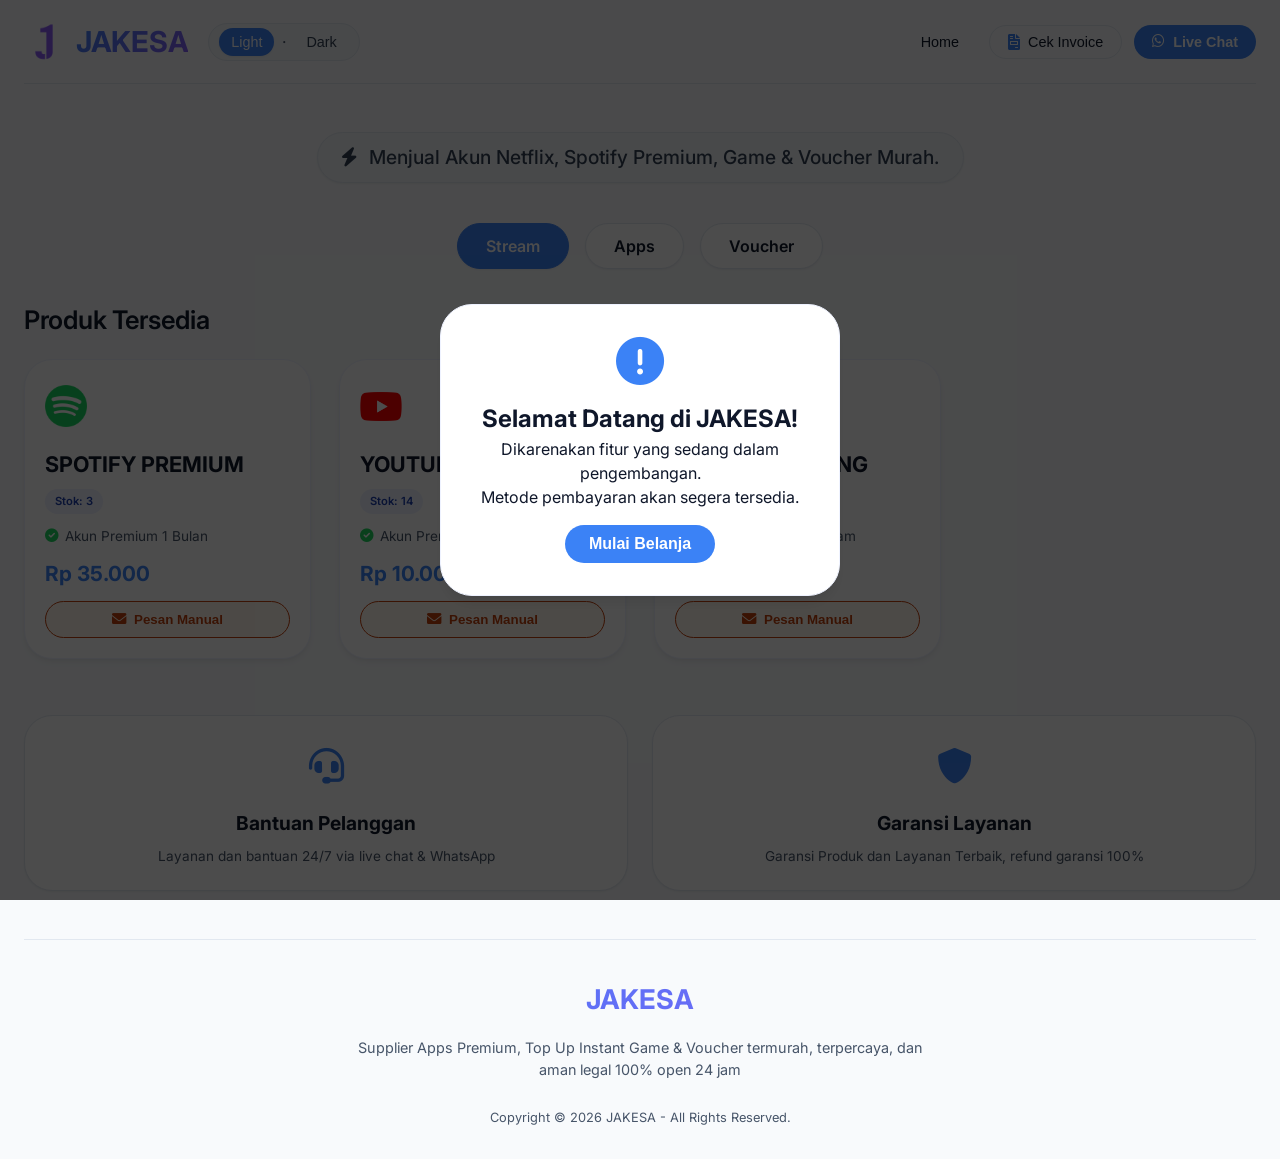
<file: index.html>
<!DOCTYPE html>
<html lang="id">
<head>
    <meta charset="UTF-8">
    <meta name="viewport" content="width=device-width, initial-scale=1.0, maximum-scale=1.0, user-scalable=yes">
    <title>JAKESA - Supplier Apps & Voucher Premium</title>
    <link rel="icon" href="favicon.png" type="image/png">

    <!-- Font Awesome 6 -->
    <link rel="stylesheet" href="https://cdnjs.cloudflare.com/ajax/libs/font-awesome/6.0.0-beta3/css/all.min.css">
    <!-- Google Fonts Inter -->
    <link href="https://fonts.googleapis.com/css2?family=Inter:opsz,wght@14..32,300;14..32,400;14..32,500;14..32,600;14..32,700&display=swap" rel="stylesheet">
    <!-- External CSS -->
    <link rel="stylesheet" href="style.css">
</head>
<body>
    <div class="container">
        <div class="header">
            <div class="brand-section">
                <div class="logo">
                    <img src="images/logojakesablue.png " alt="Logo" style="height: 40px; width: auto;">
                    <h1>JAKESA</h1>
                </div>
                <div class="theme-toggles">
                    <button class="theme-btn" id="lightModeBtn">Light</button>
                    <span style="color: var(--text-muted);">·</span>
                    <button class="theme-btn" id="darkModeBtn">Dark</button>
                </div>
            </div>
            <div class="action-buttons">
                <button class="btn-none" id="liveHome"> Home</button>
                <button class="btn-outline" id="invoiceBtn"><i class="fas fa-file-invoice"></i> Cek Invoice</button>
                <button class="btn-primary" id="liveChatBtn"><i class="fab fa-whatsapp"></i> Live Chat</button>
            </div>
        </div>

            <!-- Popup Notifikasi
    <div id="welcomePopup" class="popup-overlay">
        <div class="popup-content">
            <button class="popup-close" id="closePopupBtn">&times;</button>
            <div class="popup-icon">
                <i class="fa-solid fa-circle-exclamation" style="font-size: 3rem; color: #3b82f6;"></i>
            </div>
            <h2>Selamat Datang di JAKESA!</h2>
            <p>Dapatkan promo spesial untuk pembelian pertama Anda. <br> Gunakan kode <strong>JAKESA10</strong> untuk diskon 10%.</p>
            <button id="popupCloseBtn" class="popup-action-btn">Mulai Belanja</button>
        </div>
    </div> -->
            <!-- Warning Notifikasi -->
    <div id="welcomePopup" class="popup-overlay">
        <div class="popup-content">
            <!-- <button class="popup-close" id="closePopupBtn">&times;</button> -->
            <div class="popup-icon">
                <i class="fa-solid fa-circle-exclamation" style="font-size: 3rem; color: #3b82f6;"></i>
            </div>
            <h2>Selamat Datang di JAKESA!</h2>
            <p>Dikarenakan fitur yang sedang dalam pengembangan. <br>Metode pembayaran akan segera tersedia.</p>
            <button id="popupCloseBtn" class="popup-action-btn">Mulai Belanja</button>
        </div>
    </div>

        <div class="hero">
            <div class="hero-tagline">
                <i class="fas fa-bolt" style="margin-right: 8px;"></i> Menjual Akun Netflix, Spotify Premium, Game & Voucher Murah.
            </div>
        </div>

        <div class="categories">
            <div class="cat-item active" data-category="stream">Stream</div>
            <div class="cat-item" data-category="apps">Apps</div>
            <div class="cat-item" data-category="voucher">Voucher</div>
        </div>

        <div>
            <h2 class="section-title">Produk Tersedia</h2>
            <div id="productsContainer" class="products-grid"></div>
        </div>

        <div class="features">
            <div class="feature-item">
                <div class="feature-icon"><i class="fas fa-headset"></i></div>
                <div class="feature-title">Bantuan Pelanggan</div>
                <div class="feature-desc">Layanan dan bantuan 24/7 via live chat & WhatsApp</div>
            </div>
            <!-- <div class="feature-item">
                <div class="feature-icon"><i class="fas fa-wallet"></i></div>
                <div class="feature-title">Metode Pembayaran</div>
                <div class="feature-desc">Pembayaran Mudah dan Cepat: QRIS, Bank, E-Wallet</div>
            </div> -->
            <div class="feature-item">
                <div class="feature-icon"><i class="fas fa-shield-alt"></i></div>
                <div class="feature-title">Garansi Layanan</div>
                <div class="feature-desc">Garansi Produk dan Layanan Terbaik, refund garansi 100%</div>
            </div>
        </div>

        <div class="footer">
            <div class="footer-logo">JAKESA</div>
            <div class="footer-desc">
                Supplier Apps Premium, Top Up Instant Game & Voucher termurah, terpercaya, dan aman legal 100% open 24 jam
            </div>
            <div class="copyright">
                Copyright © 2026 JAKESA - All Rights Reserved.
            </div>
        </div>
    </div>

    <div id="toastMsg" class="toast-msg"></div>

    <!-- External JavaScript -->
    <script src="script.js"></script>

</body>
</html>
</file>
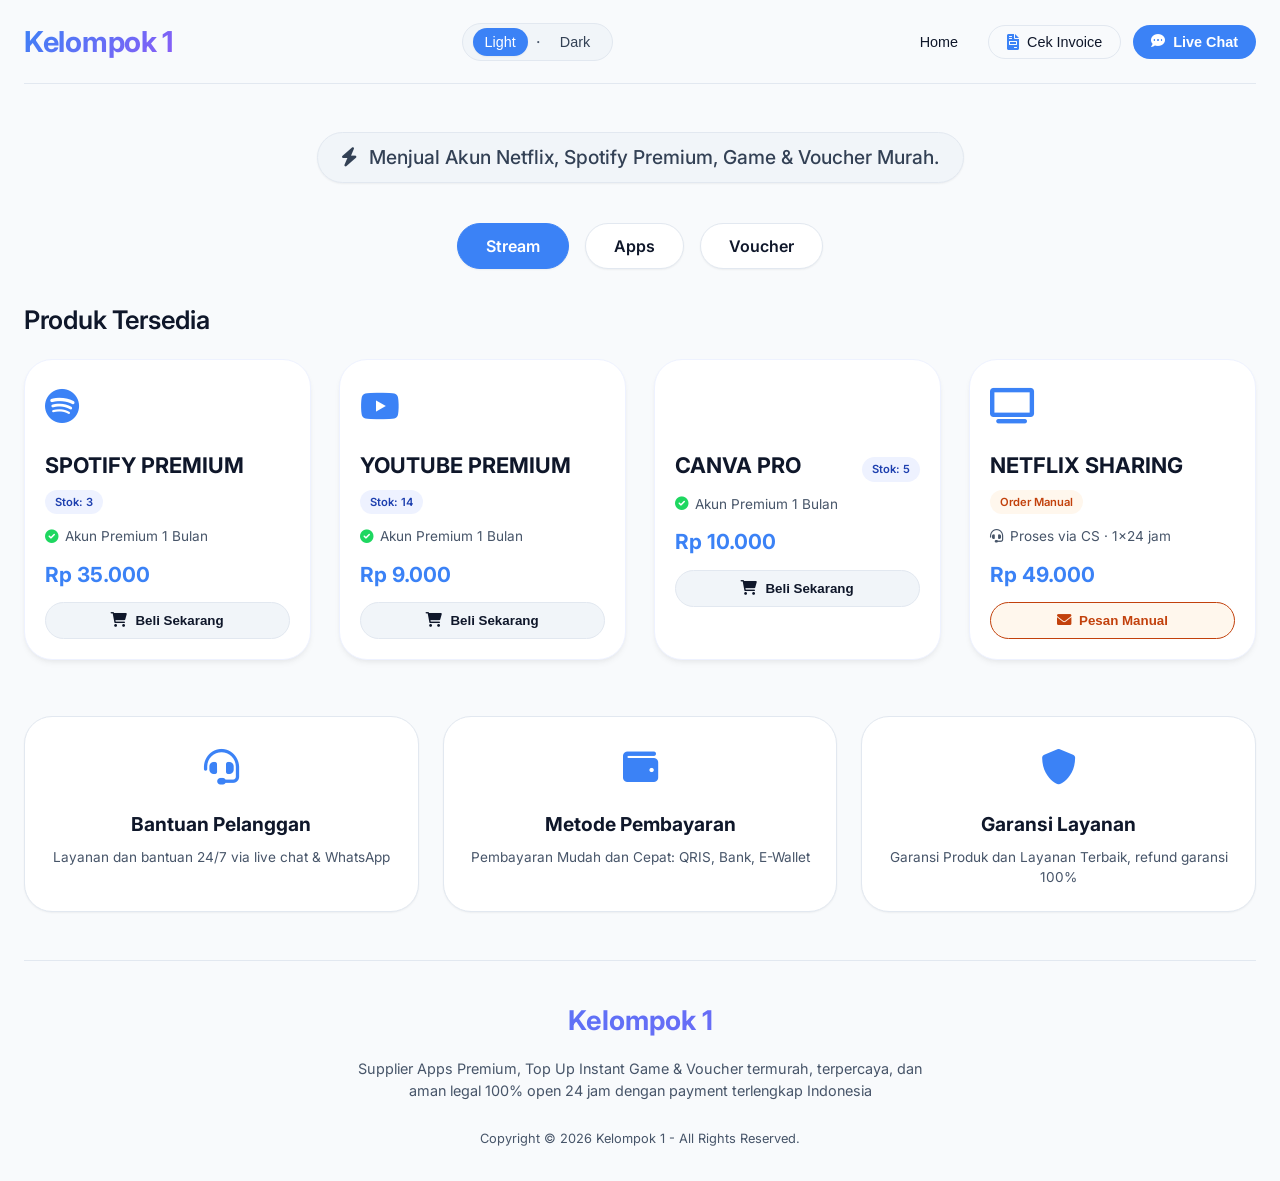
<file: updates/apps.html>
<!DOCTYPE html>
<html lang="id">
<head>
    <meta charset="UTF-8">
    <meta name="viewport" content="width=device-width, initial-scale=1.0, maximum-scale=1.0, user-scalable=yes">
    <title>Kelompok 1 - Supplier Apps & Voucher Premium</title>
    <!-- Font Awesome 6 (free) -->
    <link rel="stylesheet" href="https://cdnjs.cloudflare.com/ajax/libs/font-awesome/6.0.0-beta3/css/all.min.css">
    <!-- Google Fonts: Inter modern sans -->
    <link href="https://fonts.googleapis.com/css2?family=Inter:opsz,wght@14..32,300;14..32,400;14..32,500;14..32,600;14..32,700&display=swap" rel="stylesheet">
    <style>
        * {
            margin: 0;
            padding: 0;
            box-sizing: border-box;
            transition: background-color 0.25s ease, color 0.2s ease, border-color 0.2s ease;
        }

        body {
            font-family: 'Inter', sans-serif;
            background-color: var(--bg-body);
            color: var(--text-primary);
            line-height: 1.5;
        }

        /* CSS Variables for Light Mode (default) */
        :root {
            --bg-body: #f8fafc;
            --bg-surface: #ffffff;
            --bg-card: #ffffff;
            --bg-elevated: #f1f5f9;
            --text-primary: #0f172a;
            --text-secondary: #334155;
            --text-muted: #475569;
            --border-light: #e2e8f0;
            --border-card: #eef2ff;
            --accent: #3b82f6;
            --accent-hover: #2563eb;
            --badge-bg: #eef2ff;
            --badge-text: #1e40af;
            --manual-bg: #fff7ed;
            --manual-text: #c2410c;
            --shadow-sm: 0 1px 2px 0 rgb(0 0 0 / 0.05);
            --shadow-md: 0 4px 6px -1px rgb(0 0 0 / 0.05), 0 2px 4px -1px rgb(0 0 0 / 0.03);
            --shadow-lg: 0 10px 15px -3px rgb(0 0 0 / 0.08), 0 4px 6px -2px rgb(0 0 0 / 0.05);
        }

        /* Dark Mode Variables */
        body.dark {
            --bg-body: #0b1120;
            --bg-surface: #111827;
            --bg-card: #1e293b;
            --bg-elevated: #1f2a3e;
            --text-primary: #f1f5f9;
            --text-secondary: #cbd5e1;
            --text-muted: #94a3b8;
            --border-light: #1f2a3e;
            --border-card: #2d3a4e;
            --accent: #60a5fa;
            --accent-hover: #3b82f6;
            --badge-bg: #1e2a47;
            --badge-text: #93c5fd;
            --manual-bg: #2c2418;
            --manual-text: #fdba74;
            --shadow-sm: 0 1px 2px 0 rgb(0 0 0 / 0.3);
            --shadow-md: 0 4px 6px -1px rgb(0 0 0 / 0.3);
            --shadow-lg: 0 10px 15px -3px rgb(0 0 0 / 0.4);
        }

        /* container */
        .container {
            max-width: 1280px;
            margin: 0 auto;
            padding: 0 24px;
        }

        /* header */
        .header {
            display: flex;
            flex-wrap: wrap;
            align-items: center;
            justify-content: space-between;
            gap: 16px;
            padding: 20px 0;
            border-bottom: 1px solid var(--border-light);
        }

        .logo h1 {
            font-size: 1.8rem;
            font-weight: 700;
            background: linear-gradient(135deg, var(--accent), #8b5cf6);
            background-clip: text;
            -webkit-background-clip: text;
            color: transparent;
            letter-spacing: -0.3px;
        }

        .theme-toggles {
            display: flex;
            align-items: center;
            gap: 8px;
            background: var(--bg-elevated);
            padding: 4px 10px;
            border-radius: 60px;
            border: 1px solid var(--border-light);
        }

        .theme-btn {
            background: transparent;
            border: none;
            font-size: 0.9rem;
            font-weight: 500;
            padding: 6px 12px;
            border-radius: 40px;
            cursor: pointer;
            color: var(--text-secondary);
            transition: all 0.2s;
        }

        .theme-btn.active {
            background: var(--accent);
            color: white;
            box-shadow: var(--shadow-sm);
        }

        .theme-btn:not(.active):hover {
            background: var(--bg-surface);
            color: var(--text-primary);
        }

        .action-buttons {
            display: flex;
            gap: 12px;
        }

        .btn-none {
            background: transparent;
            border: 0px solid var(--border-light);
            padding: 8px 18px;
            border-radius: 40px;
            font-weight: 500;
            font-size: 0.9rem;
            color: var(--text-primary);
            cursor: pointer;
            transition: 0.2s;
            display: flex;
            align-items: center;
            gap: 8px;
        }

        .btn-outline {
            background: transparent;
            border: 1px solid var(--border-light);
            padding: 8px 18px;
            border-radius: 40px;
            font-weight: 500;
            font-size: 0.9rem;
            color: var(--text-primary);
            cursor: pointer;
            transition: 0.2s;
            display: flex;
            align-items: center;
            gap: 8px;
        }

        .btn-outline i {
            font-size: 1rem;
            color: var(--accent);
        }

        .btn-outline:hover {
            background: var(--bg-elevated);
            border-color: var(--accent);
            transform: translateY(-1px);
        }

        .btn-primary {
            background: var(--accent);
            border: none;
            padding: 8px 18px;
            border-radius: 40px;
            font-weight: 600;
            font-size: 0.9rem;
            color: white;
            cursor: pointer;
            transition: 0.2s;
            display: flex;
            align-items: center;
            gap: 8px;
        }

        .btn-primary:hover {
            background: var(--accent-hover);
            transform: translateY(-1px);
        }

        /* hero / tagline */
        .hero {
            text-align: center;
            margin: 48px 0 32px;
        }

        .hero-tagline {
            font-size: 1.2rem;
            font-weight: 500;
            background: var(--bg-elevated);
            display: inline-block;
            padding: 10px 24px;
            border-radius: 60px;
            color: var(--text-secondary);
            backdrop-filter: blur(4px);
            box-shadow: var(--shadow-sm);
            border: 1px solid var(--border-light);
        }

        /* category tabs (Stream, Apps, Voucher) */
        .categories {
            display: flex;
            justify-content: center;
            gap: 16px;
            margin: 40px 0 32px;
            flex-wrap: wrap;
        }

        .cat-item {
            background: var(--bg-surface);
            border: 1px solid var(--border-light);
            padding: 10px 28px;
            border-radius: 40px;
            font-weight: 600;
            font-size: 1rem;
            cursor: default;
            box-shadow: var(--shadow-sm);
            color: var(--text-primary);
        }

        .cat-item.active {
            background: var(--accent);
            color: white;
            border-color: var(--accent);
        }

        /* product grid */
        .section-title {
            font-size: 1.6rem;
            font-weight: 600;
            margin: 24px 0 16px;
            letter-spacing: -0.3px;
        }

        .products-grid {
            display: grid;
            grid-template-columns: repeat(auto-fill, minmax(260px, 1fr));
            gap: 28px;
            margin: 20px 0 48px;
        }

        .product-card {
            background: var(--bg-card);
            border-radius: 28px;
            padding: 20px;
            box-shadow: var(--shadow-md);
            border: 1px solid var(--border-card);
            transition: transform 0.2s, box-shadow 0.2s;
        }

        .product-card:hover {
            transform: translateY(-4px);
            box-shadow: var(--shadow-lg);
        }

        .product-icon {
            font-size: 2.2rem;
            margin-bottom: 16px;
            color: var(--accent);
        }

        .product-title {
            font-size: 1.35rem;
            font-weight: 700;
            display: flex;
            justify-content: space-between;
            align-items: baseline;
            flex-wrap: wrap;
            gap: 8px;
            margin-bottom: 12px;
        }

        .product-title span:first-child {
            color: var(--text-primary);
        }

        .stock-badge {
            background: var(--badge-bg);
            color: var(--badge-text);
            font-size: 0.7rem;
            font-weight: 600;
            padding: 4px 10px;
            border-radius: 30px;
        }

        .manual-badge {
            background: var(--manual-bg);
            color: var(--manual-text);
            font-size: 0.7rem;
            font-weight: 600;
            padding: 4px 10px;
            border-radius: 30px;
        }

        .product-desc {
            font-size: 0.85rem;
            color: var(--text-muted);
            margin: 8px 0 12px;
            display: flex;
            align-items: center;
            gap: 6px;
        }

        .price {
            font-weight: 700;
            font-size: 1.3rem;
            margin: 12px 0;
            color: var(--accent);
        }

        .buy-btn {
            width: 100%;
            background: var(--bg-elevated);
            border: 1px solid var(--border-light);
            padding: 10px 0;
            border-radius: 40px;
            font-weight: 600;
            cursor: pointer;
            transition: 0.2s;
            color: var(--text-primary);
            display: flex;
            align-items: center;
            justify-content: center;
            gap: 8px;
        }

        .buy-btn i {
            font-size: 0.9rem;
        }

        .buy-btn:hover {
            background: var(--accent);
            border-color: var(--accent);
            color: white;
        }

        .btn-manual {
            background: var(--manual-bg);
            border-color: var(--manual-text);
            color: var(--manual-text);
        }

        .btn-manual:hover {
            background: var(--manual-text);
            color: #1e1b10;
            border-color: var(--manual-text);
        }

        /* features row */
        .features {
            display: flex;
            flex-wrap: wrap;
            justify-content: space-between;
            gap: 24px;
            margin: 56px 0 48px;
        }

        .feature-item {
            flex: 1;
            min-width: 180px;
            background: var(--bg-surface);
            padding: 24px 16px;
            border-radius: 28px;
            text-align: center;
            border: 1px solid var(--border-light);
            box-shadow: var(--shadow-sm);
        }

        .feature-icon {
            font-size: 2.2rem;
            margin-bottom: 16px;
            color: var(--accent);
        }

        .feature-title {
            font-weight: 700;
            font-size: 1.2rem;
            margin-bottom: 8px;
        }

        .feature-desc {
            font-size: 0.85rem;
            color: var(--text-muted);
        }

        /* footer */
        .footer {
            border-top: 1px solid var(--border-light);
            padding: 40px 0 32px;
            margin-top: 20px;
            text-align: center;
        }

        .footer-logo {
            font-size: 1.7rem;
            font-weight: 700;
            background: linear-gradient(135deg, var(--accent), #8b5cf6);
            background-clip: text;
            -webkit-background-clip: text;
            color: transparent;
            margin-bottom: 16px;
        }

        .footer-desc {
            max-width: 600px;
            margin: 12px auto;
            color: var(--text-muted);
            font-size: 0.9rem;
        }

        .copyright {
            margin-top: 28px;
            font-size: 0.8rem;
            color: var(--text-muted);
        }

        /* Responsive */
        @media (max-width: 768px) {
            .container {
                padding: 0 20px;
            }
            .header {
                flex-direction: column;
                align-items: stretch;
            }
            .action-buttons {
                justify-content: center;
            }
            .theme-toggles {
                align-self: center;
            }
            .hero-tagline {
                font-size: 1rem;
                padding: 8px 18px;
            }
            .products-grid {
                gap: 20px;
            }
        }

        @media (max-width: 480px) {
            .product-title {
                font-size: 1.2rem;
            }
            .features {
                flex-direction: column;
            }
        }

        /* Notifications for demo */
        .toast-msg {
            position: fixed;
            bottom: 24px;
            left: 50%;
            transform: translateX(-50%);
            background: var(--accent);
            color: white;
            padding: 10px 24px;
            border-radius: 60px;
            font-size: 0.85rem;
            font-weight: 500;
            z-index: 1000;
            opacity: 0;
            transition: opacity 0.2s;
            pointer-events: none;
            box-shadow: var(--shadow-lg);
        }
    </style>
</head>
<body>
    <div class="container">
        <!-- Header -->
        <div class="header">
            <div class="logo">
                <h1>Kelompok 1</h1>
            </div>
            <div class="theme-toggles">
                <button class="theme-btn" id="lightModeBtn">Light</button>
                <span style="color: var(--text-muted);">·</span>
                <button class="theme-btn" id="darkModeBtn">Dark</button>
            </div>
            <div class="action-buttons">
                <button class="btn-none" id="liveHome"> Home</button>
                <button class="btn-outline" id="invoiceBtn"><i class="fas fa-file-invoice"></i> Cek Invoice</button>
                <button class="btn-primary" id="liveChatBtn"><i class="fas fa-comment-dots"></i> Live Chat</button>
            </div>
        </div>

        <!-- Hero Tagline -->
        <div class="hero">
            <div class="hero-tagline">
                <i class="fas fa-bolt" style="margin-right: 8px;"></i> Menjual Akun Netflix, Spotify Premium, Game & Voucher Murah.
            </div>
        </div>

        <!-- Kategori Stream · Apps · Voucher (static, menyesuaikan tampilan gambar) -->
        <div class="categories">
            <div class="cat-item active">Stream</div>
            <div class="cat-item">Apps</div>
            <div class="cat-item">Voucher</div>
        </div>

        <!-- Daftar Produk sesuai gambar: Spotify, YouTube, Canva, Netflix -->
        <div>
            <h2 class="section-title">Produk Tersedia</h2>
            <div class="products-grid">
                <!-- Spotify Premium -->
                <div class="product-card">
                    <div class="product-icon"><i class="fab fa-spotify"></i></div>
                    <div class="product-title">
                        <span>SPOTIFY PREMIUM</span>
                        <span class="stock-badge">Stok: 3</span>
                    </div>
                    <div class="product-desc">
                        <i class="fas fa-check-circle" style="color: #1ed760;"></i> Akun Premium 1 Bulan
                    </div>
                    <div class="price">Rp 35.000</div>
                    <button class="buy-btn product-buy" data-product="Spotify Premium"><i class="fas fa-shopping-cart"></i> Beli Sekarang</button>
                </div>

                <!-- YouTube Premium -->
                <div class="product-card">
                    <div class="product-icon"><i class="fab fa-youtube"></i></div>
                    <div class="product-title">
                        <span>YOUTUBE PREMIUM</span>
                        <span class="stock-badge">Stok: 14</span>
                    </div>
                    <div class="product-desc">
                        <i class="fas fa-check-circle" style="color: #1ed760;"></i> Akun Premium 1 Bulan
                    </div>
                    <div class="price">Rp 9.000</div>
                    <button class="buy-btn product-buy" data-product="YouTube Premium"><i class="fas fa-shopping-cart"></i> Beli Sekarang</button>
                </div>

                <!-- Canva PRO -->
                <div class="product-card">
                    <div class="product-icon"><i class="fab fa-canva"></i></div>
                    <div class="product-title">
                        <span>CANVA PRO</span>
                        <span class="stock-badge">Stok: 5</span>
                    </div>
                    <div class="product-desc">
                        <i class="fas fa-check-circle" style="color: #1ed760;"></i> Akun Premium 1 Bulan
                    </div>
                    <div class="price">Rp 10.000</div>
                    <button class="buy-btn product-buy" data-product="Canva PRO"><i class="fas fa-shopping-cart"></i> Beli Sekarang</button>
                </div>

                <!-- NETFLIX SHARING (Order Manual) -->
                <div class="product-card">
                    <div class="product-icon"><i class="fas fa-tv"></i></div>
                    <div class="product-title">
                        <span>NETFLIX SHARING</span>
                        <span class="manual-badge">Order Manual</span>
                    </div>
                    <div class="product-desc">
                        <i class="fas fa-headset"></i> Proses via CS · 1x24 jam
                    </div>
                    <div class="price">Rp 49.000</div>
                    <button class="buy-btn btn-manual product-buy" data-product="Netflix Sharing (Manual)"><i class="fas fa-envelope"></i> Pesan Manual</button>
                </div>
            </div>
        </div>

        <!-- 3 Layanan Unggulan: Bantuan Pelanggan, Metode Pembayaran, Garansi Layanan -->
        <div class="features">
            <div class="feature-item">
                <div class="feature-icon"><i class="fas fa-headset"></i></div>
                <div class="feature-title">Bantuan Pelanggan</div>
                <div class="feature-desc">Layanan dan bantuan 24/7 via live chat & WhatsApp</div>
            </div>
            <div class="feature-item">
                <div class="feature-icon"><i class="fas fa-wallet"></i></div>
                <div class="feature-title">Metode Pembayaran</div>
                <div class="feature-desc">Pembayaran Mudah dan Cepat: QRIS, Bank, E-Wallet</div>
            </div>
            <div class="feature-item">
                <div class="feature-icon"><i class="fas fa-shield-alt"></i></div>
                <div class="feature-title">Garansi Layanan</div>
                <div class="feature-desc">Garansi Produk dan Layanan Terbaik, refund garansi 100%</div>
            </div>
        </div>

        <!-- Footer -->
        <div class="footer">
            <div class="footer-logo">Kelompok 1</div>
            <div class="footer-desc">
                Supplier Apps Premium, Top Up Instant Game & Voucher termurah, terpercaya, dan aman legal 100% open 24 jam dengan payment terlengkap Indonesia
            </div>
            <div class="copyright">
                Copyright © 2026 Kelompok 1 - All Rights Reserved.
            </div>
        </div>
    </div>

    <!-- Simple toast notifikasi -->
    <div id="toastMsg" class="toast-msg">Demo notifikasi</div>

    <script>
        // Dark / Light Mode Logic sesuai "Light · Dark"
        const body = document.body;
        const lightBtn = document.getElementById('lightModeBtn');
        const darkBtn = document.getElementById('darkModeBtn');

        // Cek preferensi local storage
        function setTheme(theme) {
            if (theme === 'dark') {
                body.classList.add('dark');
                localStorage.setItem('kelompok1-theme', 'dark');
                darkBtn.classList.add('active');
                lightBtn.classList.remove('active');
            } else {
                body.classList.remove('dark');
                localStorage.setItem('kelompok1-theme', 'light');
                lightBtn.classList.add('active');
                darkBtn.classList.remove('active');
            }
        }

        const savedTheme = localStorage.getItem('kelompok1-theme');
        if (savedTheme === 'dark') {
            setTheme('dark');
        } else {
            setTheme('light');
        }

        lightBtn.addEventListener('click', () => setTheme('light'));
        darkBtn.addEventListener('click', () => setTheme('dark'));

        // Fungsi toast sederhana
        const toast = document.getElementById('toastMsg');
        function showMessage(text, isError = false) {
            toast.style.backgroundColor = isError ? '#dc2626' : 'var(--accent)';
            toast.textContent = text;
            toast.style.opacity = '1';
            setTimeout(() => {
                toast.style.opacity = '0';
            }, 2500);
        }

        // Tombol Cek Invoice & Live Chat
        const invoiceBtn = document.getElementById('invoiceBtn');

        invoiceBtn.addEventListener('click', () => {
            showMessage('📄 Demo: Silakan hubungi CS untuk cek invoice (info@kelompok1.com)');
        });

        // --- TOMBOL LIVE CHAT -> LANGSUNG KE WHATSAPP (tanpa popup) ---
        const chatBtn = document.getElementById('liveChatBtn');
        // Ganti nomor WhatsApp di bawah dengan nomor bisnis Anda yang asli.
        // Format internasional tanpa tanda '+' atau spasi, contoh: 6281234567890
        const WA_NUMBER = '6281234567890';  // <-- GANTI DENGAN NOMOR WHATSAPP TOKO ANDA
        const WA_MESSAGE = encodeURIComponent('Halo NontonYuk, saya tertarik dengan produk premium yang dijual. Ada yang bisa dibantu?');
        const WA_LINK = `https://wa.me/${WA_NUMBER}?text=${WA_MESSAGE}`;

        chatBtn.addEventListener('click', () => {
            window.open(WA_LINK, '_blank');
        });

        // Tombol Beli / Pesan pada produk (simulasi)
        const buyButtons = document.querySelectorAll('.product-buy');
        buyButtons.forEach(btn => {
            btn.addEventListener('click', (e) => {
                e.stopPropagation();
                const productName = btn.getAttribute('data-product') || 'produk';
                // Jika tombol berkelas btn-manual, bedakan pesan
                if (btn.classList.contains('btn-manual')) {
                    showMessage(`📞 Produk ${productName} memerlukan order manual. Silakan hubungi Live Chat!`);
                } else {
                    showMessage(`✅ ${productName} ditambahkan ke keranjang demo. Pengiriman instan 1 detik! (Simulasi)`);
                }
            });
        });

        // Interaksi tambahan untuk efek live chat / invoice bisa memberi kesan dinamis
        // Optional: menampilkan informasi bahwa stok terbatas di beberapa produk
        const stockSpots = document.querySelectorAll('.stock-badge');
        stockSpots.forEach(badge => {
            if (badge.innerText.includes('Stok: 3')) {
                // tidak ada aksi khusus, hanya visual
            }
        });

        // Simulasi mengingatkan pengguna bahwa Disney adalah manual order
        console.log('Landing page Kelompok 1 siap — berdasarkan gambar yang disediakan');
        
        // sedikit sentuhan tambahan untuk tombol kategori (hanya visual, tidak ada filter produk biar sederhana)
        const catItems = document.querySelectorAll('.cat-item');
        catItems.forEach(cat => {
            cat.addEventListener('click', function() {
                // Hanya memberi notifikasi bahwa ini demo kategori, tidak merubah data karena landing sederhana
                showMessage(`🔍 Menampilkan kategori "${this.innerText}" (demo) — semua produk tersedia`);
                catItems.forEach(c => c.classList.remove('active'));
                this.classList.add('active');
            });
        });
    </script>
</body>
</html>
</file>
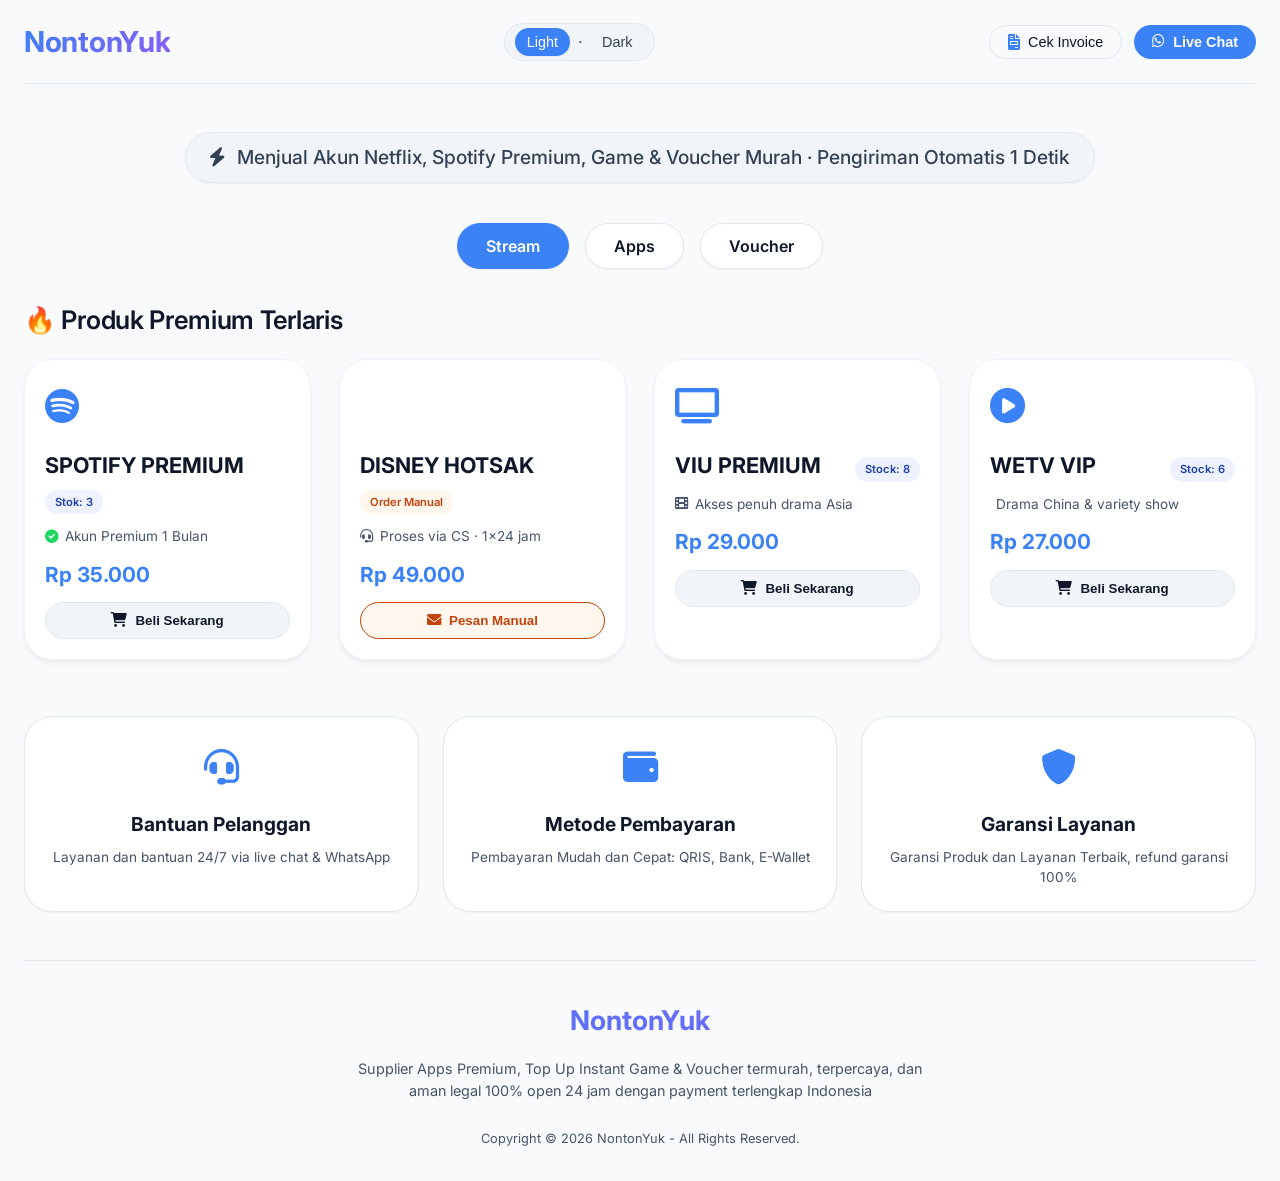
<file: updates/dummy.html>
<!DOCTYPE html>
<html lang="id">
<head>
    <meta charset="UTF-8">
    <meta name="viewport" content="width=device-width, initial-scale=1.0, maximum-scale=1.0, user-scalable=yes">
    <title>NontonYuk - Supplier Apps & Voucher Premium</title>
    <!-- Font Awesome 6 (free) -->
    <link rel="stylesheet" href="https://cdnjs.cloudflare.com/ajax/libs/font-awesome/6.0.0-beta3/css/all.min.css">
    <!-- Google Fonts: Inter modern sans -->
    <link href="https://fonts.googleapis.com/css2?family=Inter:opsz,wght@14..32,300;14..32,400;14..32,500;14..32,600;14..32,700&display=swap" rel="stylesheet">
    <style>
        * {
            margin: 0;
            padding: 0;
            box-sizing: border-box;
            transition: background-color 0.25s ease, color 0.2s ease, border-color 0.2s ease;
        }

        body {
            font-family: 'Inter', sans-serif;
            background-color: var(--bg-body);
            color: var(--text-primary);
            line-height: 1.5;
        }

        /* CSS Variables for Light Mode (default) */
        :root {
            --bg-body: #f8fafc;
            --bg-surface: #ffffff;
            --bg-card: #ffffff;
            --bg-elevated: #f1f5f9;
            --text-primary: #0f172a;
            --text-secondary: #334155;
            --text-muted: #475569;
            --border-light: #e2e8f0;
            --border-card: #eef2ff;
            --accent: #3b82f6;
            --accent-hover: #2563eb;
            --badge-bg: #eef2ff;
            --badge-text: #1e40af;
            --manual-bg: #fff7ed;
            --manual-text: #c2410c;
            --shadow-sm: 0 1px 2px 0 rgb(0 0 0 / 0.05);
            --shadow-md: 0 4px 6px -1px rgb(0 0 0 / 0.05), 0 2px 4px -1px rgb(0 0 0 / 0.03);
            --shadow-lg: 0 10px 15px -3px rgb(0 0 0 / 0.08), 0 4px 6px -2px rgb(0 0 0 / 0.05);
        }

        /* Dark Mode Variables */
        body.dark {
            --bg-body: #0b1120;
            --bg-surface: #111827;
            --bg-card: #1e293b;
            --bg-elevated: #1f2a3e;
            --text-primary: #f1f5f9;
            --text-secondary: #cbd5e1;
            --text-muted: #94a3b8;
            --border-light: #1f2a3e;
            --border-card: #2d3a4e;
            --accent: #60a5fa;
            --accent-hover: #3b82f6;
            --badge-bg: #1e2a47;
            --badge-text: #93c5fd;
            --manual-bg: #2c2418;
            --manual-text: #fdba74;
            --shadow-sm: 0 1px 2px 0 rgb(0 0 0 / 0.3);
            --shadow-md: 0 4px 6px -1px rgb(0 0 0 / 0.3);
            --shadow-lg: 0 10px 15px -3px rgb(0 0 0 / 0.4);
        }

        /* container */
        .container {
            max-width: 1280px;
            margin: 0 auto;
            padding: 0 24px;
        }

        /* header */
        .header {
            display: flex;
            flex-wrap: wrap;
            align-items: center;
            justify-content: space-between;
            gap: 16px;
            padding: 20px 0;
            border-bottom: 1px solid var(--border-light);
        }

        .logo h1 {
            font-size: 1.8rem;
            font-weight: 700;
            background: linear-gradient(135deg, var(--accent), #8b5cf6);
            background-clip: text;
            -webkit-background-clip: text;
            color: transparent;
            letter-spacing: -0.3px;
        }

        .theme-toggles {
            display: flex;
            align-items: center;
            gap: 8px;
            background: var(--bg-elevated);
            padding: 4px 10px;
            border-radius: 60px;
            border: 1px solid var(--border-light);
        }

        .theme-btn {
            background: transparent;
            border: none;
            font-size: 0.9rem;
            font-weight: 500;
            padding: 6px 12px;
            border-radius: 40px;
            cursor: pointer;
            color: var(--text-secondary);
            transition: all 0.2s;
        }

        .theme-btn.active {
            background: var(--accent);
            color: white;
            box-shadow: var(--shadow-sm);
        }

        .theme-btn:not(.active):hover {
            background: var(--bg-surface);
            color: var(--text-primary);
        }

        .action-buttons {
            display: flex;
            gap: 12px;
        }

        .btn-outline {
            background: transparent;
            border: 1px solid var(--border-light);
            padding: 8px 18px;
            border-radius: 40px;
            font-weight: 500;
            font-size: 0.9rem;
            color: var(--text-primary);
            cursor: pointer;
            transition: 0.2s;
            display: flex;
            align-items: center;
            gap: 8px;
        }

        .btn-outline i {
            font-size: 1rem;
            color: var(--accent);
        }

        .btn-outline:hover {
            background: var(--bg-elevated);
            border-color: var(--accent);
            transform: translateY(-1px);
        }

        .btn-primary {
            background: var(--accent);
            border: none;
            padding: 8px 18px;
            border-radius: 40px;
            font-weight: 600;
            font-size: 0.9rem;
            color: white;
            cursor: pointer;
            transition: 0.2s;
            display: flex;
            align-items: center;
            gap: 8px;
        }

        .btn-primary:hover {
            background: var(--accent-hover);
            transform: translateY(-1px);
        }

        /* hero / tagline */
        .hero {
            text-align: center;
            margin: 48px 0 32px;
        }

        .hero-tagline {
            font-size: 1.2rem;
            font-weight: 500;
            background: var(--bg-elevated);
            display: inline-block;
            padding: 10px 24px;
            border-radius: 60px;
            color: var(--text-secondary);
            backdrop-filter: blur(4px);
            box-shadow: var(--shadow-sm);
            border: 1px solid var(--border-light);
        }

        /* category tabs (Stream, Apps, Voucher) */
        .categories {
            display: flex;
            justify-content: center;
            gap: 16px;
            margin: 40px 0 32px;
            flex-wrap: wrap;
        }

        .cat-item {
            background: var(--bg-surface);
            border: 1px solid var(--border-light);
            padding: 10px 28px;
            border-radius: 40px;
            font-weight: 600;
            font-size: 1rem;
            cursor: default;
            box-shadow: var(--shadow-sm);
            color: var(--text-primary);
        }

        .cat-item.active {
            background: var(--accent);
            color: white;
            border-color: var(--accent);
        }

        /* product grid */
        .section-title {
            font-size: 1.6rem;
            font-weight: 600;
            margin: 24px 0 16px;
            letter-spacing: -0.3px;
        }

        .products-grid {
            display: grid;
            grid-template-columns: repeat(auto-fill, minmax(260px, 1fr));
            gap: 28px;
            margin: 20px 0 48px;
        }

        .product-card {
            background: var(--bg-card);
            border-radius: 28px;
            padding: 20px;
            box-shadow: var(--shadow-md);
            border: 1px solid var(--border-card);
            transition: transform 0.2s, box-shadow 0.2s;
        }

        .product-card:hover {
            transform: translateY(-4px);
            box-shadow: var(--shadow-lg);
        }

        .product-icon {
            font-size: 2.2rem;
            margin-bottom: 16px;
            color: var(--accent);
        }

        .product-title {
            font-size: 1.35rem;
            font-weight: 700;
            display: flex;
            justify-content: space-between;
            align-items: baseline;
            flex-wrap: wrap;
            gap: 8px;
            margin-bottom: 12px;
        }

        .product-title span:first-child {
            color: var(--text-primary);
        }

        .stock-badge {
            background: var(--badge-bg);
            color: var(--badge-text);
            font-size: 0.7rem;
            font-weight: 600;
            padding: 4px 10px;
            border-radius: 30px;
        }

        .manual-badge {
            background: var(--manual-bg);
            color: var(--manual-text);
            font-size: 0.7rem;
            font-weight: 600;
            padding: 4px 10px;
            border-radius: 30px;
        }

        .product-desc {
            font-size: 0.85rem;
            color: var(--text-muted);
            margin: 8px 0 12px;
            display: flex;
            align-items: center;
            gap: 6px;
        }

        .price {
            font-weight: 700;
            font-size: 1.3rem;
            margin: 12px 0;
            color: var(--accent);
        }

        .buy-btn {
            width: 100%;
            background: var(--bg-elevated);
            border: 1px solid var(--border-light);
            padding: 10px 0;
            border-radius: 40px;
            font-weight: 600;
            cursor: pointer;
            transition: 0.2s;
            color: var(--text-primary);
            display: flex;
            align-items: center;
            justify-content: center;
            gap: 8px;
        }

        .buy-btn i {
            font-size: 0.9rem;
        }

        .buy-btn:hover {
            background: var(--accent);
            border-color: var(--accent);
            color: white;
        }

        .btn-manual {
            background: var(--manual-bg);
            border-color: var(--manual-text);
            color: var(--manual-text);
        }

        .btn-manual:hover {
            background: var(--manual-text);
            color: #1e1b10;
            border-color: var(--manual-text);
        }

        /* features row */
        .features {
            display: flex;
            flex-wrap: wrap;
            justify-content: space-between;
            gap: 24px;
            margin: 56px 0 48px;
        }

        .feature-item {
            flex: 1;
            min-width: 180px;
            background: var(--bg-surface);
            padding: 24px 16px;
            border-radius: 28px;
            text-align: center;
            border: 1px solid var(--border-light);
            box-shadow: var(--shadow-sm);
        }

        .feature-icon {
            font-size: 2.2rem;
            margin-bottom: 16px;
            color: var(--accent);
        }

        .feature-title {
            font-weight: 700;
            font-size: 1.2rem;
            margin-bottom: 8px;
        }

        .feature-desc {
            font-size: 0.85rem;
            color: var(--text-muted);
        }

        /* footer */
        .footer {
            border-top: 1px solid var(--border-light);
            padding: 40px 0 32px;
            margin-top: 20px;
            text-align: center;
        }

        .footer-logo {
            font-size: 1.7rem;
            font-weight: 700;
            background: linear-gradient(135deg, var(--accent), #8b5cf6);
            background-clip: text;
            -webkit-background-clip: text;
            color: transparent;
            margin-bottom: 16px;
        }

        .footer-desc {
            max-width: 600px;
            margin: 12px auto;
            color: var(--text-muted);
            font-size: 0.9rem;
        }

        .copyright {
            margin-top: 28px;
            font-size: 0.8rem;
            color: var(--text-muted);
        }

        /* Responsive */
        @media (max-width: 768px) {
            .container {
                padding: 0 20px;
            }
            .header {
                flex-direction: column;
                align-items: stretch;
            }
            .action-buttons {
                justify-content: center;
            }
            .theme-toggles {
                align-self: center;
            }
            .hero-tagline {
                font-size: 1rem;
                padding: 8px 18px;
            }
            .products-grid {
                gap: 20px;
            }
        }

        @media (max-width: 480px) {
            .product-title {
                font-size: 1.2rem;
            }
            .features {
                flex-direction: column;
            }
        }

        /* Notifications for demo (invoice & product) */
        .toast-msg {
            position: fixed;
            bottom: 24px;
            left: 50%;
            transform: translateX(-50%);
            background: var(--accent);
            color: white;
            padding: 10px 24px;
            border-radius: 60px;
            font-size: 0.85rem;
            font-weight: 500;
            z-index: 1000;
            opacity: 0;
            transition: opacity 0.2s;
            pointer-events: none;
            box-shadow: var(--shadow-lg);
        }
    </style>
</head>
<body>
    <div class="container">
        <!-- Header -->
        <div class="header">
            <div class="logo">
                <h1>NontonYuk</h1>
            </div>
            <div class="theme-toggles">
                <button class="theme-btn" id="lightModeBtn">Light</button>
                <span style="color: var(--text-muted);">·</span>
                <button class="theme-btn" id="darkModeBtn">Dark</button>
            </div>
            <div class="action-buttons">
                <button class="btn-outline" id="invoiceBtn"><i class="fas fa-file-invoice"></i> Cek Invoice</button>
                <button class="btn-primary" id="liveChatBtn"><i class="fab fa-whatsapp"></i> Live Chat</button>
            </div>
        </div>

        <!-- Hero Tagline -->
        <div class="hero">
            <div class="hero-tagline">
                <i class="fas fa-bolt" style="margin-right: 8px;"></i> Menjual Akun Netflix, Spotify Premium, Game & Voucher Murah · Pengiriman Otomatis 1 Detik
            </div>
        </div>

        <!-- Kategori Stream · Apps · Voucher -->
        <div class="categories">
            <div class="cat-item active">Stream</div>
            <div class="cat-item">Apps</div>
            <div class="cat-item">Voucher</div>
        </div>

        <!-- Daftar Produk sesuai gambar: Spotify, Disney, Viu, WeTV -->
        <div>
            <h2 class="section-title">🔥 Produk Premium Terlaris</h2>
            <div class="products-grid">
                <!-- Spotify Premium -->
                <div class="product-card">
                    <div class="product-icon"><i class="fab fa-spotify"></i></div>
                    <div class="product-title">
                        <span>SPOTIFY PREMIUM</span>
                        <span class="stock-badge">Stok: 3</span>
                    </div>
                    <div class="product-desc">
                        <i class="fas fa-check-circle" style="color: #1ed760;"></i> Akun Premium 1 Bulan
                    </div>
                    <div class="price">Rp 35.000</div>
                    <button class="buy-btn product-buy" data-product="Spotify Premium"><i class="fas fa-shopping-cart"></i> Beli Sekarang</button>
                </div>

                <!-- DISNEY HOTSTAR (Order Manual) -->
                <div class="product-card">
                    <div class="product-icon"><i class="fab fa-disney"></i></div>
                    <div class="product-title">
                        <span>DISNEY HOTSAK</span>
                        <span class="manual-badge">Order Manual</span>
                    </div>
                    <div class="product-desc">
                        <i class="fas fa-headset"></i> Proses via CS · 1x24 jam
                    </div>
                    <div class="price">Rp 49.000</div>
                    <button class="buy-btn btn-manual product-buy" data-product="Disney+ Hotstar (Manual)"><i class="fas fa-envelope"></i> Pesan Manual</button>
                </div>

                <!-- VIU PREMIUM Stock:8 -->
                <div class="product-card">
                    <div class="product-icon"><i class="fas fa-tv"></i></div>
                    <div class="product-title">
                        <span>VIU PREMIUM</span>
                        <span class="stock-badge">Stock: 8</span>
                    </div>
                    <div class="product-desc">
                        <i class="fas fa-film"></i> Akses penuh drama Asia
                    </div>
                    <div class="price">Rp 29.000</div>
                    <button class="buy-btn product-buy" data-product="Viu Premium"><i class="fas fa-shopping-cart"></i> Beli Sekarang</button>
                </div>

                <!-- WETV VIP Stock:6 -->
                <div class="product-card">
                    <div class="product-icon"><i class="fas fa-play-circle"></i></div>
                    <div class="product-title">
                        <span>WETV VIP</span>
                        <span class="stock-badge">Stock: 6</span>
                    </div>
                    <div class="product-desc">
                        <i class="fas fa-chinese-yuan"></i> Drama China & variety show
                    </div>
                    <div class="price">Rp 27.000</div>
                    <button class="buy-btn product-buy" data-product="WeTV VIP"><i class="fas fa-shopping-cart"></i> Beli Sekarang</button>
                </div>
            </div>
        </div>

        <!-- 3 Layanan Unggulan -->
        <div class="features">
            <div class="feature-item">
                <div class="feature-icon"><i class="fas fa-headset"></i></div>
                <div class="feature-title">Bantuan Pelanggan</div>
                <div class="feature-desc">Layanan dan bantuan 24/7 via live chat & WhatsApp</div>
            </div>
            <div class="feature-item">
                <div class="feature-icon"><i class="fas fa-wallet"></i></div>
                <div class="feature-title">Metode Pembayaran</div>
                <div class="feature-desc">Pembayaran Mudah dan Cepat: QRIS, Bank, E-Wallet</div>
            </div>
            <div class="feature-item">
                <div class="feature-icon"><i class="fas fa-shield-alt"></i></div>
                <div class="feature-title">Garansi Layanan</div>
                <div class="feature-desc">Garansi Produk dan Layanan Terbaik, refund garansi 100%</div>
            </div>
        </div>

        <!-- Footer -->
        <div class="footer">
            <div class="footer-logo">NontonYuk</div>
            <div class="footer-desc">
                Supplier Apps Premium, Top Up Instant Game & Voucher termurah, terpercaya, dan aman legal 100% open 24 jam dengan payment terlengkap Indonesia
            </div>
            <div class="copyright">
                Copyright © 2026 NontonYuk - All Rights Reserved.
            </div>
        </div>
    </div>

    <!-- Simple toast notifikasi (untuk invoice & produk) -->
    <div id="toastMsg" class="toast-msg">Demo notifikasi</div>

    <script>
        // --- PENGATURAN TEMA TERANG/GELAP ---
        const body = document.body;
        const lightBtn = document.getElementById('lightModeBtn');
        const darkBtn = document.getElementById('darkModeBtn');

        function setTheme(theme) {
            if (theme === 'dark') {
                body.classList.add('dark');
                localStorage.setItem('nontonyuk-theme', 'dark');
                darkBtn.classList.add('active');
                lightBtn.classList.remove('active');
            } else {
                body.classList.remove('dark');
                localStorage.setItem('nontonyuk-theme', 'light');
                lightBtn.classList.add('active');
                darkBtn.classList.remove('active');
            }
        }

        const savedTheme = localStorage.getItem('nontonyuk-theme');
        if (savedTheme === 'dark') setTheme('dark');
        else setTheme('light');

        lightBtn.addEventListener('click', () => setTheme('light'));
        darkBtn.addEventListener('click', () => setTheme('dark'));

        // --- TOAST NOTIF (untuk invoice dan produk) ---
        const toast = document.getElementById('toastMsg');
        function showMessage(text, isError = false) {
            toast.style.backgroundColor = isError ? '#dc2626' : 'var(--accent)';
            toast.textContent = text;
            toast.style.opacity = '1';
            setTimeout(() => toast.style.opacity = '0', 2500);
        }

        // --- TOMBOL CEK INVOICE (tetap pakai popup notifikasi) ---
        const invoiceBtn = document.getElementById('invoiceBtn');
        invoiceBtn.addEventListener('click', () => {
            showMessage('📄 Demo: Silakan hubungi CS untuk cek invoice (info@nontonyuk.com)');
        });

        // --- TOMBOL LIVE CHAT -> LANGSUNG KE WHATSAPP (tanpa popup) ---
        const chatBtn = document.getElementById('liveChatBtn');
        // Ganti nomor WhatsApp di bawah dengan nomor bisnis Anda yang asli.
        // Format internasional tanpa tanda '+' atau spasi, contoh: 6281234567890
        const WA_NUMBER = '6281234567890';  // <-- GANTI DENGAN NOMOR WHATSAPP TOKO ANDA
        const WA_MESSAGE = encodeURIComponent('Halo NontonYuk, saya tertarik dengan produk premium yang dijual. Ada yang bisa dibantu?');
        const WA_LINK = `https://wa.me/${WA_NUMBER}?text=${WA_MESSAGE}`;

        chatBtn.addEventListener('click', () => {
            window.open(WA_LINK, '_blank');
        });

        // --- TOMBOL PRODUK (beli / pesan manual) ---
        const buyButtons = document.querySelectorAll('.product-buy');
        buyButtons.forEach(btn => {
            btn.addEventListener('click', (e) => {
                e.stopPropagation();
                const productName = btn.getAttribute('data-product') || 'produk';
                if (btn.classList.contains('btn-manual')) {
                    showMessage(`📞 Produk ${productName} memerlukan order manual. Silakan hubungi Live Chat!`);
                } else {
                    showMessage(`✅ ${productName} ditambahkan ke keranjang demo. Pengiriman instan 1 detik! (Simulasi)`);
                }
            });
        });

        // --- INTERAKSI KATEGORI (hanya visual, tanpa filter) ---
        const catItems = document.querySelectorAll('.cat-item');
        catItems.forEach(cat => {
            cat.addEventListener('click', function() {
                showMessage(`🔍 Menampilkan kategori "${this.innerText}" (demo) — semua produk tersedia`);
                catItems.forEach(c => c.classList.remove('active'));
                this.classList.add('active');
            });
        });
    </script>
</body>
</html>
</file>
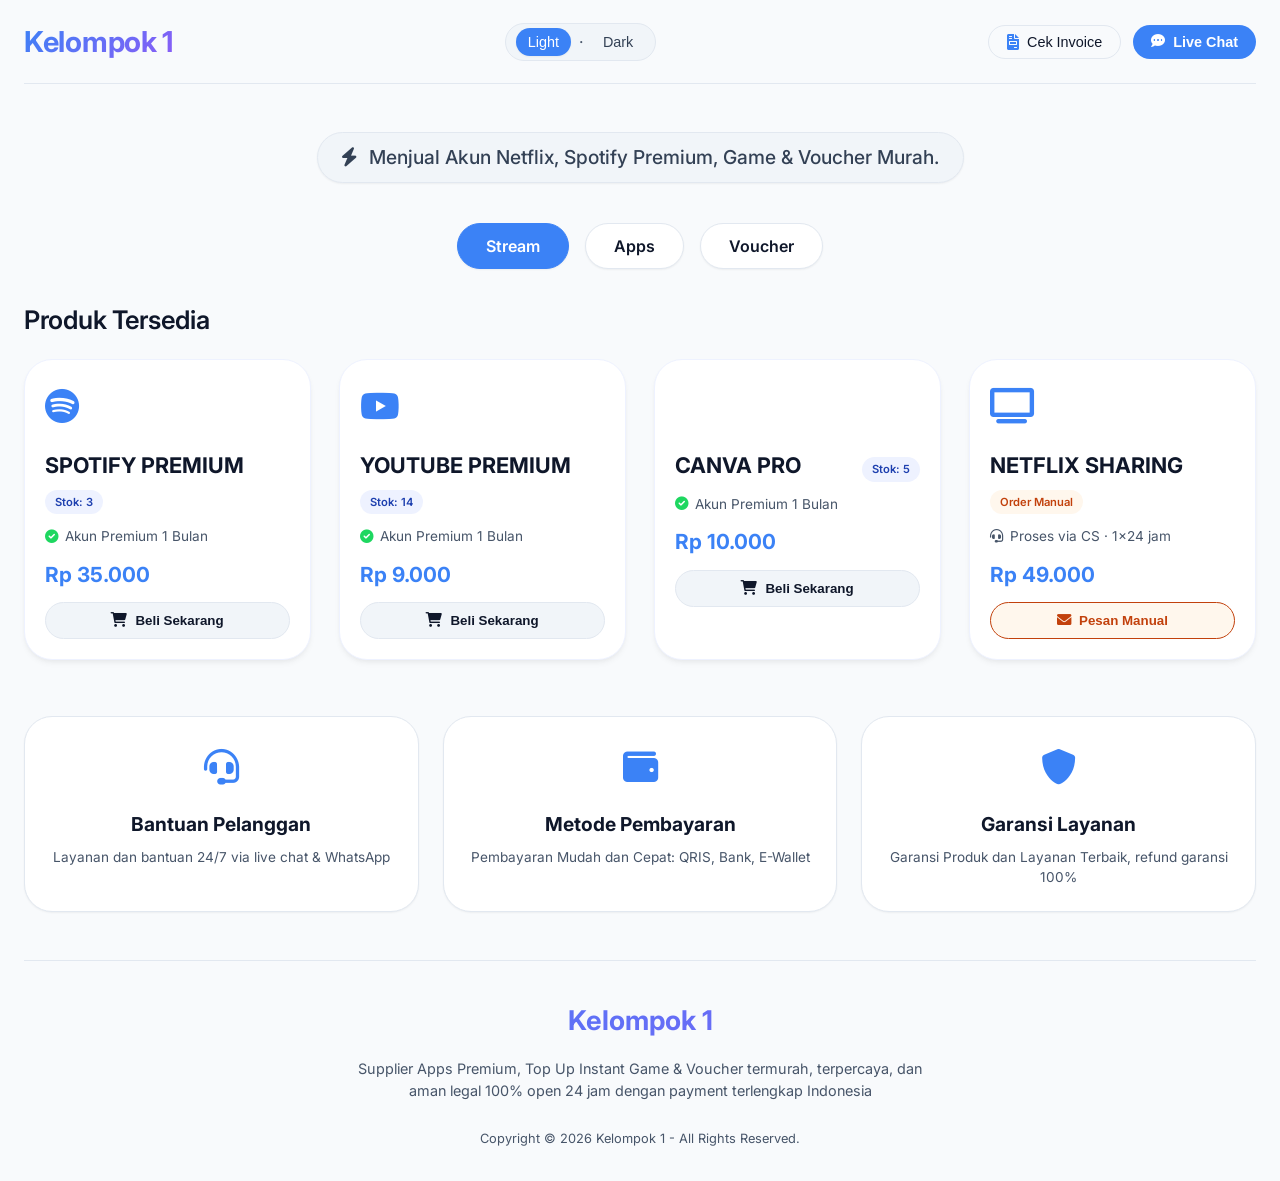
<file: updates/index1.html>
<!DOCTYPE html>
<html lang="id">
<head>
    <meta charset="UTF-8">
    <meta name="viewport" content="width=device-width, initial-scale=1.0, maximum-scale=1.0, user-scalable=yes">
    <title>Kelompok 1 - Supplier Apps & Voucher Premium</title>
    <!-- Font Awesome 6 (free) -->
    <link rel="stylesheet" href="https://cdnjs.cloudflare.com/ajax/libs/font-awesome/6.0.0-beta3/css/all.min.css">
    <!-- Google Fonts: Inter modern sans -->
    <link href="https://fonts.googleapis.com/css2?family=Inter:opsz,wght@14..32,300;14..32,400;14..32,500;14..32,600;14..32,700&display=swap" rel="stylesheet">
    <style>
        * {
            margin: 0;
            padding: 0;
            box-sizing: border-box;
            transition: background-color 0.25s ease, color 0.2s ease, border-color 0.2s ease;
        }

        body {
            font-family: 'Inter', sans-serif;
            background-color: var(--bg-body);
            color: var(--text-primary);
            line-height: 1.5;
        }

        /* CSS Variables for Light Mode (default) */
        :root {
            --bg-body: #f8fafc;
            --bg-surface: #ffffff;
            --bg-card: #ffffff;
            --bg-elevated: #f1f5f9;
            --text-primary: #0f172a;
            --text-secondary: #334155;
            --text-muted: #475569;
            --border-light: #e2e8f0;
            --border-card: #eef2ff;
            --accent: #3b82f6;
            --accent-hover: #2563eb;
            --badge-bg: #eef2ff;
            --badge-text: #1e40af;
            --manual-bg: #fff7ed;
            --manual-text: #c2410c;
            --shadow-sm: 0 1px 2px 0 rgb(0 0 0 / 0.05);
            --shadow-md: 0 4px 6px -1px rgb(0 0 0 / 0.05), 0 2px 4px -1px rgb(0 0 0 / 0.03);
            --shadow-lg: 0 10px 15px -3px rgb(0 0 0 / 0.08), 0 4px 6px -2px rgb(0 0 0 / 0.05);
        }

        /* Dark Mode Variables */
        body.dark {
            --bg-body: #0b1120;
            --bg-surface: #111827;
            --bg-card: #1e293b;
            --bg-elevated: #1f2a3e;
            --text-primary: #f1f5f9;
            --text-secondary: #cbd5e1;
            --text-muted: #94a3b8;
            --border-light: #1f2a3e;
            --border-card: #2d3a4e;
            --accent: #60a5fa;
            --accent-hover: #3b82f6;
            --badge-bg: #1e2a47;
            --badge-text: #93c5fd;
            --manual-bg: #2c2418;
            --manual-text: #fdba74;
            --shadow-sm: 0 1px 2px 0 rgb(0 0 0 / 0.3);
            --shadow-md: 0 4px 6px -1px rgb(0 0 0 / 0.3);
            --shadow-lg: 0 10px 15px -3px rgb(0 0 0 / 0.4);
        }

        /* container */
        .container {
            max-width: 1280px;
            margin: 0 auto;
            padding: 0 24px;
        }

        /* header */
        .header {
            display: flex;
            flex-wrap: wrap;
            align-items: center;
            justify-content: space-between;
            gap: 16px;
            padding: 20px 0;
            border-bottom: 1px solid var(--border-light);
        }

        .logo h1 {
            font-size: 1.8rem;
            font-weight: 700;
            background: linear-gradient(135deg, var(--accent), #8b5cf6);
            background-clip: text;
            -webkit-background-clip: text;
            color: transparent;
            letter-spacing: -0.3px;
        }

        .theme-toggles {
            display: flex;
            align-items: center;
            gap: 8px;
            background: var(--bg-elevated);
            padding: 4px 10px;
            border-radius: 60px;
            border: 1px solid var(--border-light);
        }

        .theme-btn {
            background: transparent;
            border: none;
            font-size: 0.9rem;
            font-weight: 500;
            padding: 6px 12px;
            border-radius: 40px;
            cursor: pointer;
            color: var(--text-secondary);
            transition: all 0.2s;
        }

        .theme-btn.active {
            background: var(--accent);
            color: white;
            box-shadow: var(--shadow-sm);
        }

        .theme-btn:not(.active):hover {
            background: var(--bg-surface);
            color: var(--text-primary);
        }

        .action-buttons {
            display: flex;
            gap: 12px;
        }

        .btn-outline {
            background: transparent;
            border: 1px solid var(--border-light);
            padding: 8px 18px;
            border-radius: 40px;
            font-weight: 500;
            font-size: 0.9rem;
            color: var(--text-primary);
            cursor: pointer;
            transition: 0.2s;
            display: flex;
            align-items: center;
            gap: 8px;
        }

        .btn-outline i {
            font-size: 1rem;
            color: var(--accent);
        }

        .btn-outline:hover {
            background: var(--bg-elevated);
            border-color: var(--accent);
            transform: translateY(-1px);
        }

        .btn-primary {
            background: var(--accent);
            border: none;
            padding: 8px 18px;
            border-radius: 40px;
            font-weight: 600;
            font-size: 0.9rem;
            color: white;
            cursor: pointer;
            transition: 0.2s;
            display: flex;
            align-items: center;
            gap: 8px;
        }

        .btn-primary:hover {
            background: var(--accent-hover);
            transform: translateY(-1px);
        }

        /* hero / tagline */
        .hero {
            text-align: center;
            margin: 48px 0 32px;
        }

        .hero-tagline {
            font-size: 1.2rem;
            font-weight: 500;
            background: var(--bg-elevated);
            display: inline-block;
            padding: 10px 24px;
            border-radius: 60px;
            color: var(--text-secondary);
            backdrop-filter: blur(4px);
            box-shadow: var(--shadow-sm);
            border: 1px solid var(--border-light);
        }

        /* category tabs (Stream, Apps, Voucher) */
        .categories {
            display: flex;
            justify-content: center;
            gap: 16px;
            margin: 40px 0 32px;
            flex-wrap: wrap;
        }

        .cat-item {
            background: var(--bg-surface);
            border: 1px solid var(--border-light);
            padding: 10px 28px;
            border-radius: 40px;
            font-weight: 600;
            font-size: 1rem;
            cursor: default;
            box-shadow: var(--shadow-sm);
            color: var(--text-primary);
        }

        .cat-item.active {
            background: var(--accent);
            color: white;
            border-color: var(--accent);
        }

        /* product grid */
        .section-title {
            font-size: 1.6rem;
            font-weight: 600;
            margin: 24px 0 16px;
            letter-spacing: -0.3px;
        }

        .products-grid {
            display: grid;
            grid-template-columns: repeat(auto-fill, minmax(260px, 1fr));
            gap: 28px;
            margin: 20px 0 48px;
        }

        .product-card {
            background: var(--bg-card);
            border-radius: 28px;
            padding: 20px;
            box-shadow: var(--shadow-md);
            border: 1px solid var(--border-card);
            transition: transform 0.2s, box-shadow 0.2s;
        }

        .product-card:hover {
            transform: translateY(-4px);
            box-shadow: var(--shadow-lg);
        }

        .product-icon {
            font-size: 2.2rem;
            margin-bottom: 16px;
            color: var(--accent);
        }

        .product-title {
            font-size: 1.35rem;
            font-weight: 700;
            display: flex;
            justify-content: space-between;
            align-items: baseline;
            flex-wrap: wrap;
            gap: 8px;
            margin-bottom: 12px;
        }

        .product-title span:first-child {
            color: var(--text-primary);
        }

        .stock-badge {
            background: var(--badge-bg);
            color: var(--badge-text);
            font-size: 0.7rem;
            font-weight: 600;
            padding: 4px 10px;
            border-radius: 30px;
        }

        .manual-badge {
            background: var(--manual-bg);
            color: var(--manual-text);
            font-size: 0.7rem;
            font-weight: 600;
            padding: 4px 10px;
            border-radius: 30px;
        }

        .product-desc {
            font-size: 0.85rem;
            color: var(--text-muted);
            margin: 8px 0 12px;
            display: flex;
            align-items: center;
            gap: 6px;
        }

        .price {
            font-weight: 700;
            font-size: 1.3rem;
            margin: 12px 0;
            color: var(--accent);
        }

        .buy-btn {
            width: 100%;
            background: var(--bg-elevated);
            border: 1px solid var(--border-light);
            padding: 10px 0;
            border-radius: 40px;
            font-weight: 600;
            cursor: pointer;
            transition: 0.2s;
            color: var(--text-primary);
            display: flex;
            align-items: center;
            justify-content: center;
            gap: 8px;
        }

        .buy-btn i {
            font-size: 0.9rem;
        }

        .buy-btn:hover {
            background: var(--accent);
            border-color: var(--accent);
            color: white;
        }

        .btn-manual {
            background: var(--manual-bg);
            border-color: var(--manual-text);
            color: var(--manual-text);
        }

        .btn-manual:hover {
            background: var(--manual-text);
            color: #1e1b10;
            border-color: var(--manual-text);
        }

        /* features row */
        .features {
            display: flex;
            flex-wrap: wrap;
            justify-content: space-between;
            gap: 24px;
            margin: 56px 0 48px;
        }

        .feature-item {
            flex: 1;
            min-width: 180px;
            background: var(--bg-surface);
            padding: 24px 16px;
            border-radius: 28px;
            text-align: center;
            border: 1px solid var(--border-light);
            box-shadow: var(--shadow-sm);
        }

        .feature-icon {
            font-size: 2.2rem;
            margin-bottom: 16px;
            color: var(--accent);
        }

        .feature-title {
            font-weight: 700;
            font-size: 1.2rem;
            margin-bottom: 8px;
        }

        .feature-desc {
            font-size: 0.85rem;
            color: var(--text-muted);
        }

        /* footer */
        .footer {
            border-top: 1px solid var(--border-light);
            padding: 40px 0 32px;
            margin-top: 20px;
            text-align: center;
        }

        .footer-logo {
            font-size: 1.7rem;
            font-weight: 700;
            background: linear-gradient(135deg, var(--accent), #8b5cf6);
            background-clip: text;
            -webkit-background-clip: text;
            color: transparent;
            margin-bottom: 16px;
        }

        .footer-desc {
            max-width: 600px;
            margin: 12px auto;
            color: var(--text-muted);
            font-size: 0.9rem;
        }

        .copyright {
            margin-top: 28px;
            font-size: 0.8rem;
            color: var(--text-muted);
        }

        /* Responsive */
        @media (max-width: 768px) {
            .container {
                padding: 0 20px;
            }
            .header {
                flex-direction: column;
                align-items: stretch;
            }
            .action-buttons {
                justify-content: center;
            }
            .theme-toggles {
                align-self: center;
            }
            .hero-tagline {
                font-size: 1rem;
                padding: 8px 18px;
            }
            .products-grid {
                gap: 20px;
            }
        }

        @media (max-width: 480px) {
            .product-title {
                font-size: 1.2rem;
            }
            .features {
                flex-direction: column;
            }
        }

        /* Notifications for demo */
        .toast-msg {
            position: fixed;
            bottom: 24px;
            left: 50%;
            transform: translateX(-50%);
            background: var(--accent);
            color: white;
            padding: 10px 24px;
            border-radius: 60px;
            font-size: 0.85rem;
            font-weight: 500;
            z-index: 1000;
            opacity: 0;
            transition: opacity 0.2s;
            pointer-events: none;
            box-shadow: var(--shadow-lg);
        }
    </style>
</head>
<body>
    <div class="container">
        <!-- Header -->
        <div class="header">
            <div class="logo">
                <h1>Kelompok 1</h1>
            </div>
            <div class="theme-toggles">
                <button class="theme-btn" id="lightModeBtn">Light</button>
                <span style="color: var(--text-muted);">·</span>
                <button class="theme-btn" id="darkModeBtn">Dark</button>
            </div>
            <div class="action-buttons">
                <button class="btn-outline" id="invoiceBtn"><i class="fas fa-file-invoice"></i> Cek Invoice</button>
                <button class="btn-primary" id="liveChatBtn"><i class="fas fa-comment-dots"></i> Live Chat</button>
            </div>
        </div>

        <!-- Hero Tagline -->
        <div class="hero">
            <div class="hero-tagline">
                <i class="fas fa-bolt" style="margin-right: 8px;"></i> Menjual Akun Netflix, Spotify Premium, Game & Voucher Murah.
            </div>
        </div>

        <!-- Kategori Stream · Apps · Voucher (static, menyesuaikan tampilan gambar) -->
        <div class="categories">
            <div class="cat-item active">Stream</div>
            <div class="cat-item">Apps</div>
            <div class="cat-item">Voucher</div>
        </div>

        <!-- Daftar Produk sesuai gambar: Spotify, YouTube, Canva, Netflix -->
        <div>
            <h2 class="section-title">Produk Tersedia</h2>
            <div class="products-grid">
                <!-- Spotify Premium -->
                <div class="product-card">
                    <div class="product-icon"><i class="fab fa-spotify"></i></div>
                    <div class="product-title">
                        <span>SPOTIFY PREMIUM</span>
                        <span class="stock-badge">Stok: 3</span>
                    </div>
                    <div class="product-desc">
                        <i class="fas fa-check-circle" style="color: #1ed760;"></i> Akun Premium 1 Bulan
                    </div>
                    <div class="price">Rp 35.000</div>
                    <button class="buy-btn product-buy" data-product="Spotify Premium"><i class="fas fa-shopping-cart"></i> Beli Sekarang</button>
                </div>

                <!-- YouTube Premium -->
                <div class="product-card">
                    <div class="product-icon"><i class="fab fa-youtube"></i></div>
                    <div class="product-title">
                        <span>YOUTUBE PREMIUM</span>
                        <span class="stock-badge">Stok: 14</span>
                    </div>
                    <div class="product-desc">
                        <i class="fas fa-check-circle" style="color: #1ed760;"></i> Akun Premium 1 Bulan
                    </div>
                    <div class="price">Rp 9.000</div>
                    <button class="buy-btn product-buy" data-product="YouTube Premium"><i class="fas fa-shopping-cart"></i> Beli Sekarang</button>
                </div>

                <!-- Canva PRO -->
                <div class="product-card">
                    <div class="product-icon"><i class="fab fa-canva"></i></div>
                    <div class="product-title">
                        <span>CANVA PRO</span>
                        <span class="stock-badge">Stok: 5</span>
                    </div>
                    <div class="product-desc">
                        <i class="fas fa-check-circle" style="color: #1ed760;"></i> Akun Premium 1 Bulan
                    </div>
                    <div class="price">Rp 10.000</div>
                    <button class="buy-btn product-buy" data-product="Canva PRO"><i class="fas fa-shopping-cart"></i> Beli Sekarang</button>
                </div>

                <!-- NETFLIX SHARING (Order Manual) -->
                <div class="product-card">
                    <div class="product-icon"><i class="fas fa-tv"></i></div>
                    <div class="product-title">
                        <span>NETFLIX SHARING</span>
                        <span class="manual-badge">Order Manual</span>
                    </div>
                    <div class="product-desc">
                        <i class="fas fa-headset"></i> Proses via CS · 1x24 jam
                    </div>
                    <div class="price">Rp 49.000</div>
                    <button class="buy-btn btn-manual product-buy" data-product="Netflix Sharing (Manual)"><i class="fas fa-envelope"></i> Pesan Manual</button>
                </div>
            </div>
        </div>

        <!-- 3 Layanan Unggulan: Bantuan Pelanggan, Metode Pembayaran, Garansi Layanan -->
        <div class="features">
            <div class="feature-item">
                <div class="feature-icon"><i class="fas fa-headset"></i></div>
                <div class="feature-title">Bantuan Pelanggan</div>
                <div class="feature-desc">Layanan dan bantuan 24/7 via live chat & WhatsApp</div>
            </div>
            <div class="feature-item">
                <div class="feature-icon"><i class="fas fa-wallet"></i></div>
                <div class="feature-title">Metode Pembayaran</div>
                <div class="feature-desc">Pembayaran Mudah dan Cepat: QRIS, Bank, E-Wallet</div>
            </div>
            <div class="feature-item">
                <div class="feature-icon"><i class="fas fa-shield-alt"></i></div>
                <div class="feature-title">Garansi Layanan</div>
                <div class="feature-desc">Garansi Produk dan Layanan Terbaik, refund garansi 100%</div>
            </div>
        </div>

        <!-- Footer -->
        <div class="footer">
            <div class="footer-logo">Kelompok 1</div>
            <div class="footer-desc">
                Supplier Apps Premium, Top Up Instant Game & Voucher termurah, terpercaya, dan aman legal 100% open 24 jam dengan payment terlengkap Indonesia
            </div>
            <div class="copyright">
                Copyright © 2026 Kelompok 1 - All Rights Reserved.
            </div>
        </div>
    </div>

    <!-- Simple toast notifikasi -->
    <div id="toastMsg" class="toast-msg">Demo notifikasi</div>

    <script>
        // Dark / Light Mode Logic sesuai "Light · Dark"
        const body = document.body;
        const lightBtn = document.getElementById('lightModeBtn');
        const darkBtn = document.getElementById('darkModeBtn');

        // Cek preferensi local storage
        function setTheme(theme) {
            if (theme === 'dark') {
                body.classList.add('dark');
                localStorage.setItem('kelompok1-theme', 'dark');
                darkBtn.classList.add('active');
                lightBtn.classList.remove('active');
            } else {
                body.classList.remove('dark');
                localStorage.setItem('kelompok1-theme', 'light');
                lightBtn.classList.add('active');
                darkBtn.classList.remove('active');
            }
        }

        const savedTheme = localStorage.getItem('kelompok1-theme');
        if (savedTheme === 'dark') {
            setTheme('dark');
        } else {
            setTheme('light');
        }

        lightBtn.addEventListener('click', () => setTheme('light'));
        darkBtn.addEventListener('click', () => setTheme('dark'));

        // Fungsi toast sederhana
        const toast = document.getElementById('toastMsg');
        function showMessage(text, isError = false) {
            toast.style.backgroundColor = isError ? '#dc2626' : 'var(--accent)';
            toast.textContent = text;
            toast.style.opacity = '1';
            setTimeout(() => {
                toast.style.opacity = '0';
            }, 2500);
        }

        // Tombol Cek Invoice & Live Chat
        const invoiceBtn = document.getElementById('invoiceBtn');
        const chatBtn = document.getElementById('liveChatBtn');

        invoiceBtn.addEventListener('click', () => {
            showMessage('📄 Demo: Silakan hubungi CS untuk cek invoice (info@kelompok1.com)');
        });

        chatBtn.addEventListener('click', () => {
            showMessage('💬 Live Chat 24/7 siap membantu! (Demo interaksi)');
        });

        // Tombol Beli / Pesan pada produk (simulasi)
        const buyButtons = document.querySelectorAll('.product-buy');
        buyButtons.forEach(btn => {
            btn.addEventListener('click', (e) => {
                e.stopPropagation();
                const productName = btn.getAttribute('data-product') || 'produk';
                // Jika tombol berkelas btn-manual, bedakan pesan
                if (btn.classList.contains('btn-manual')) {
                    showMessage(`📞 Produk ${productName} memerlukan order manual. Silakan hubungi Live Chat!`);
                } else {
                    showMessage(`✅ ${productName} ditambahkan ke keranjang demo. Pengiriman instan 1 detik! (Simulasi)`);
                }
            });
        });

        // Interaksi tambahan untuk efek live chat / invoice bisa memberi kesan dinamis
        // Optional: menampilkan informasi bahwa stok terbatas di beberapa produk
        const stockSpots = document.querySelectorAll('.stock-badge');
        stockSpots.forEach(badge => {
            if (badge.innerText.includes('Stok: 3')) {
                // tidak ada aksi khusus, hanya visual
            }
        });

        // Simulasi mengingatkan pengguna bahwa Disney adalah manual order
        console.log('Landing page Kelompok 1 siap — berdasarkan gambar yang disediakan');
        
        // sedikit sentuhan tambahan untuk tombol kategori (hanya visual, tidak ada filter produk biar sederhana)
        const catItems = document.querySelectorAll('.cat-item');
        catItems.forEach(cat => {
            cat.addEventListener('click', function() {
                // Hanya memberi notifikasi bahwa ini demo kategori, tidak merubah data karena landing sederhana
                showMessage(`🔍 Menampilkan kategori "${this.innerText}" (demo) — semua produk tersedia`);
                catItems.forEach(c => c.classList.remove('active'));
                this.classList.add('active');
            });
        });
    </script>
</body>
</html>
</file>
<file: style.css>
* {
    margin: 0;
    padding: 0;
    box-sizing: border-box;
    transition: background-color 0.25s ease, color 0.2s ease, border-color 0.2s ease;
}

body {
    font-family: 'Inter', sans-serif;
    background-color: var(--bg-body);
    color: var(--text-primary);
    line-height: 1.5;
}

:root {
    --bg-body: #f8fafc;
    --bg-surface: #ffffff;
    --bg-card: #ffffff;
    --bg-elevated: #f1f5f9;
    --text-primary: #0f172a;
    --text-secondary: #334155;
    --text-muted: #475569;
    --border-light: #e2e8f0;
    --border-card: #eef2ff;
    --accent: #3b82f6;
    --accent-hover: #2563eb;
    --badge-bg: #eef2ff;
    --badge-text: #1e40af;
    --manual-bg: #fff7ed;
    --manual-text: #c2410c;
    --shadow-sm: 0 1px 2px 0 rgb(0 0 0 / 0.05);
    --shadow-md: 0 4px 6px -1px rgb(0 0 0 / 0.05), 0 2px 4px -1px rgb(0 0 0 / 0.03);
    --shadow-lg: 0 10px 15px -3px rgb(0 0 0 / 0.08), 0 4px 6px -2px rgb(0 0 0 / 0.05);
}

body.dark {
    --bg-body: #0b1120;
    --bg-surface: #111827;
    --bg-card: #1e293b;
    --bg-elevated: #1f2a3e;
    --text-primary: #f1f5f9;
    --text-secondary: #cbd5e1;
    --text-muted: #94a3b8;
    --border-light: #1f2a3e;
    --border-card: #2d3a4e;
    --accent: #60a5fa;
    --accent-hover: #3b82f6;
    --badge-bg: #1e2a47;
    --badge-text: #93c5fd;
    --manual-bg: #2c2418;
    --manual-text: #fdba74;
    --shadow-sm: 0 1px 2px 0 rgb(0 0 0 / 0.3);
    --shadow-md: 0 4px 6px -1px rgb(0 0 0 / 0.3);
    --shadow-lg: 0 10px 15px -3px rgb(0 0 0 / 0.4);
}

.container {
    max-width: 1280px;
    margin: 0 auto;
    padding: 0 24px;
}

.header {
    display: flex;
    flex-wrap: wrap;
    align-items: center;
    justify-content: space-between;
    gap: 16px;
    padding: 20px 0;
    border-bottom: 1px solid var(--border-light);
}

.brand-section {
    display: flex;
    align-items: center;
    gap: 20px;
    flex-wrap: wrap;
}

.logo {
    display: flex;
    align-items: center;
    gap: 12px;
}

.logo h1 {
    margin: 0;
    font-size: 1.8rem;
    font-weight: 700;
    background: linear-gradient(135deg, var(--accent), #8b5cf6);
    background-clip: text;
    -webkit-background-clip: text;
    color: transparent;
    letter-spacing: -0.3px;
}

.theme-toggles {
    display: flex;
    align-items: center;
    gap: 8px;
    background: var(--bg-elevated);
    padding: 4px 10px;
    border-radius: 60px;
    border: 1px solid var(--border-light);
}

.theme-btn {
    background: transparent;
    border: none;
    font-size: 0.9rem;
    font-weight: 500;
    padding: 6px 12px;
    border-radius: 40px;
    cursor: pointer;
    color: var(--text-secondary);
    transition: all 0.2s;
}

.theme-btn.active {
    background: var(--accent);
    color: white;
    box-shadow: var(--shadow-sm);
}

.theme-btn:not(.active):hover {
    background: var(--bg-surface);
    color: var(--text-primary);
}

.action-buttons {
    display: flex;
    gap: 12px;
}

.btn-none {
    background: transparent;
    border: 0px solid var(--border-light);
    padding: 8px 18px;
    border-radius: 40px;
    font-weight: 500;
    font-size: 0.9rem;
    color: var(--text-primary);
    cursor: pointer;
    transition: 0.2s;
    display: flex;
    align-items: center;
    gap: 8px;
}

.btn-outline {
    background: transparent;
    border: 1px solid var(--border-light);
    padding: 8px 18px;
    border-radius: 40px;
    font-weight: 500;
    font-size: 0.9rem;
    color: var(--text-primary);
    cursor: pointer;
    transition: 0.2s;
    display: flex;
    align-items: center;
    gap: 8px;
}

.btn-outline i {
    font-size: 1rem;
    color: var(--accent);
}

.btn-outline:hover {
    background: var(--bg-elevated);
    border-color: var(--accent);
    transform: translateY(-1px);
}

.btn-primary {
    background: var(--accent);
    border: none;
    padding: 8px 18px;
    border-radius: 40px;
    font-weight: 600;
    font-size: 0.9rem;
    color: white;
    cursor: pointer;
    transition: 0.2s;
    display: flex;
    align-items: center;
    gap: 8px;
}

.btn-primary:hover {
    background: var(--accent-hover);
    transform: translateY(-1px);
}

.hero {
    text-align: center;
    margin: 48px 0 32px;
}

.hero-tagline {
    font-size: 1.2rem;
    font-weight: 500;
    background: var(--bg-elevated);
    display: inline-block;
    padding: 10px 24px;
    border-radius: 60px;
    color: var(--text-secondary);
    backdrop-filter: blur(4px);
    box-shadow: var(--shadow-sm);
    border: 1px solid var(--border-light);
}

.categories {
    display: flex;
    justify-content: center;
    gap: 16px;
    margin: 40px 0 32px;
    flex-wrap: wrap;
}

.cat-item {
    background: var(--bg-surface);
    border: 1px solid var(--border-light);
    padding: 10px 28px;
    border-radius: 40px;
    font-weight: 600;
    font-size: 1rem;
    cursor: pointer;
    box-shadow: var(--shadow-sm);
    color: var(--text-primary);
    transition: all 0.2s;
}

.cat-item.active {
    background: var(--accent);
    color: white;
    border-color: var(--accent);
}

.cat-item:hover:not(.active) {
    background: var(--bg-elevated);
    transform: translateY(-2px);
}

.section-title {
    font-size: 1.6rem;
    font-weight: 600;
    margin: 24px 0 16px;
    letter-spacing: -0.3px;
}

.products-grid {
    display: grid;
    grid-template-columns: repeat(auto-fill, minmax(260px, 1fr));
    gap: 28px;
    margin: 20px 0 48px;
}

.product-card {
    background: var(--bg-card);
    border-radius: 28px;
    padding: 20px;
    box-shadow: var(--shadow-md);
    border: 1px solid var(--border-card);
    transition: transform 0.2s, box-shadow 0.2s;
}

.product-card:hover {
    transform: translateY(-4px);
    box-shadow: var(--shadow-lg);
}

.custom-logo {
    width: 42px;
    height: 42px;
    object-fit: contain;
    display: inline-flex;
}

.product-icon {
    display: flex;
    align-items: center;
    justify-content: left;
    min-height: 52px;
    font-size: 2.2rem;
    margin-bottom: 16px;
    color: var(--accent);
}

.product-title {
    font-size: 1.35rem;
    font-weight: 700;
    display: flex;
    flex-direction: column;
    align-items: flex-start;
    gap: 8px;
    margin-bottom: 12px;
}

.product-title span:first-child {
    color: var(--text-primary);
    font-weight: 700;
}

.stock-badge {
    background: var(--badge-bg);
    color: var(--badge-text);
    font-size: 0.7rem;
    font-weight: 600;
    padding: 4px 10px;
    border-radius: 30px;
    align-self: flex-start;
}

.manual-badge {
    background: var(--manual-bg);
    color: var(--manual-text);
    font-size: 0.7rem;
    font-weight: 600;
    padding: 4px 10px;
    border-radius: 30px;
    align-self: flex-start;
}

.product-desc {
    font-size: 0.85rem;
    color: var(--text-muted);
    margin: 8px 0 12px;
    display: flex;
    align-items: center;
    gap: 6px;
}

.price {
    font-weight: 700;
    font-size: 1.3rem;
    margin: 12px 0;
    color: var(--accent);
}

.buy-btn {
    width: 100%;
    background: var(--bg-elevated);
    border: 1px solid var(--border-light);
    padding: 10px 0;
    border-radius: 40px;
    font-weight: 600;
    cursor: pointer;
    transition: 0.2s;
    color: var(--text-primary);
    display: flex;
    align-items: center;
    justify-content: center;
    gap: 8px;
}

.buy-btn i {
    font-size: 0.9rem;
}

.buy-btn:hover {
    background: var(--accent);
    border-color: var(--accent);
    color: white;
}

.btn-manual {
    background: var(--manual-bg);
    border-color: var(--manual-text);
    color: var(--manual-text);
}

.btn-manual:hover {
    background: var(--manual-text);
    color: #1e1b10;
    border-color: var(--manual-text);
}

.features {
    display: flex;
    flex-wrap: wrap;
    justify-content: space-between;
    gap: 24px;
    margin: 56px 0 48px;
}

.feature-item {
    flex: 1;
    min-width: 180px;
    background: var(--bg-surface);
    padding: 24px 16px;
    border-radius: 28px;
    text-align: center;
    border: 1px solid var(--border-light);
    box-shadow: var(--shadow-sm);
}

.feature-icon {
    font-size: 2.2rem;
    margin-bottom: 16px;
    color: var(--accent);
}

.feature-title {
    font-weight: 700;
    font-size: 1.2rem;
    margin-bottom: 8px;
}

.feature-desc {
    font-size: 0.85rem;
    color: var(--text-muted);
}

.footer {
    border-top: 1px solid var(--border-light);
    padding: 40px 0 32px;
    margin-top: 20px;
    text-align: center;
}

.footer-logo {
    font-size: 1.7rem;
    font-weight: 700;
    background: linear-gradient(135deg, var(--accent), #8b5cf6);
    background-clip: text;
    -webkit-background-clip: text;
    color: transparent;
    margin-bottom: 16px;
}

.footer-desc {
    max-width: 600px;
    margin: 12px auto;
    color: var(--text-muted);
    font-size: 0.9rem;
}

.copyright {
    margin-top: 28px;
    font-size: 0.8rem;
    color: var(--text-muted);
}

@media (max-width: 768px) {
    .container {
        padding: 0 20px;
    }
    .header {
        flex-direction: column;
        align-items: stretch;
    }
    .brand-section {
        justify-content: space-between;
    }
    .action-buttons {
        justify-content: center;
    }
    .hero-tagline {
        font-size: 1rem;
        padding: 8px 18px;
    }
    .products-grid {
        gap: 20px;
    }
}

@media (max-width: 480px) {
    .product-title {
        font-size: 1.2rem;
    }
    .features {
        flex-direction: column;
    }
}

.toast-msg {
    position: fixed;
    bottom: 24px;
    left: 50%;
    transform: translateX(-50%);
    background: var(--accent);
    color: white;
    padding: 10px 24px;
    border-radius: 60px;
    font-size: 0.85rem;
    font-weight: 500;
    z-index: 1000;
    opacity: 0;
    transition: opacity 0.2s;
    pointer-events: none;
    box-shadow: var(--shadow-lg);
}

/* Popup Overlay */
.popup-overlay {
    position: fixed;
    top: 0;
    left: 0;
    width: 100%;
    height: 100%;
    background-color: rgba(0, 0, 0, 0.7);
    display: flex;
    align-items: center;
    justify-content: center;
    z-index: 2000;
    visibility: hidden;
    opacity: 0;
    transition: visibility 0.2s, opacity 0.2s;
}

.popup-overlay.show {
    visibility: visible;
    opacity: 1;
}

/* Popup Content */
.popup-content {
    background: var(--bg-card);
    color: var(--text-primary);
    max-width: 400px;
    width: 90%;
    border-radius: 32px;
    padding: 2rem;
    text-align: center;
    position: relative;
    box-shadow: var(--shadow-lg);
    border: 1px solid var(--border-card);
    animation: popupFadeIn 0.3s ease-out;
}

@keyframes popupFadeIn {
    from {
        transform: scale(0.9);
        opacity: 0;
    }
    to {
        transform: scale(1);
        opacity: 1;
    }
}

/* Tombol close (X) */
.popup-close {
    position: absolute;
    top: 16px;
    right: 20px;
    background: transparent;
    border: none;
    font-size: 1.8rem;
    cursor: pointer;
    color: var(--text-muted);
    transition: 0.2s;
}

.popup-close:hover {
    color: var(--accent);
}

/* Icon */
.popup-icon {
    margin-bottom: 1rem;
}

/* Tombol aksi */
.popup-action-btn {
    background: var(--accent);
    border: none;
    color: white;
    padding: 10px 24px;
    border-radius: 40px;
    font-weight: 600;
    font-size: 1rem;
    cursor: pointer;
    margin-top: 1rem;
    transition: 0.2s;
}

.popup-action-btn:hover {
    background: var(--accent-hover);
    transform: translateY(-2px);
}
</file>
